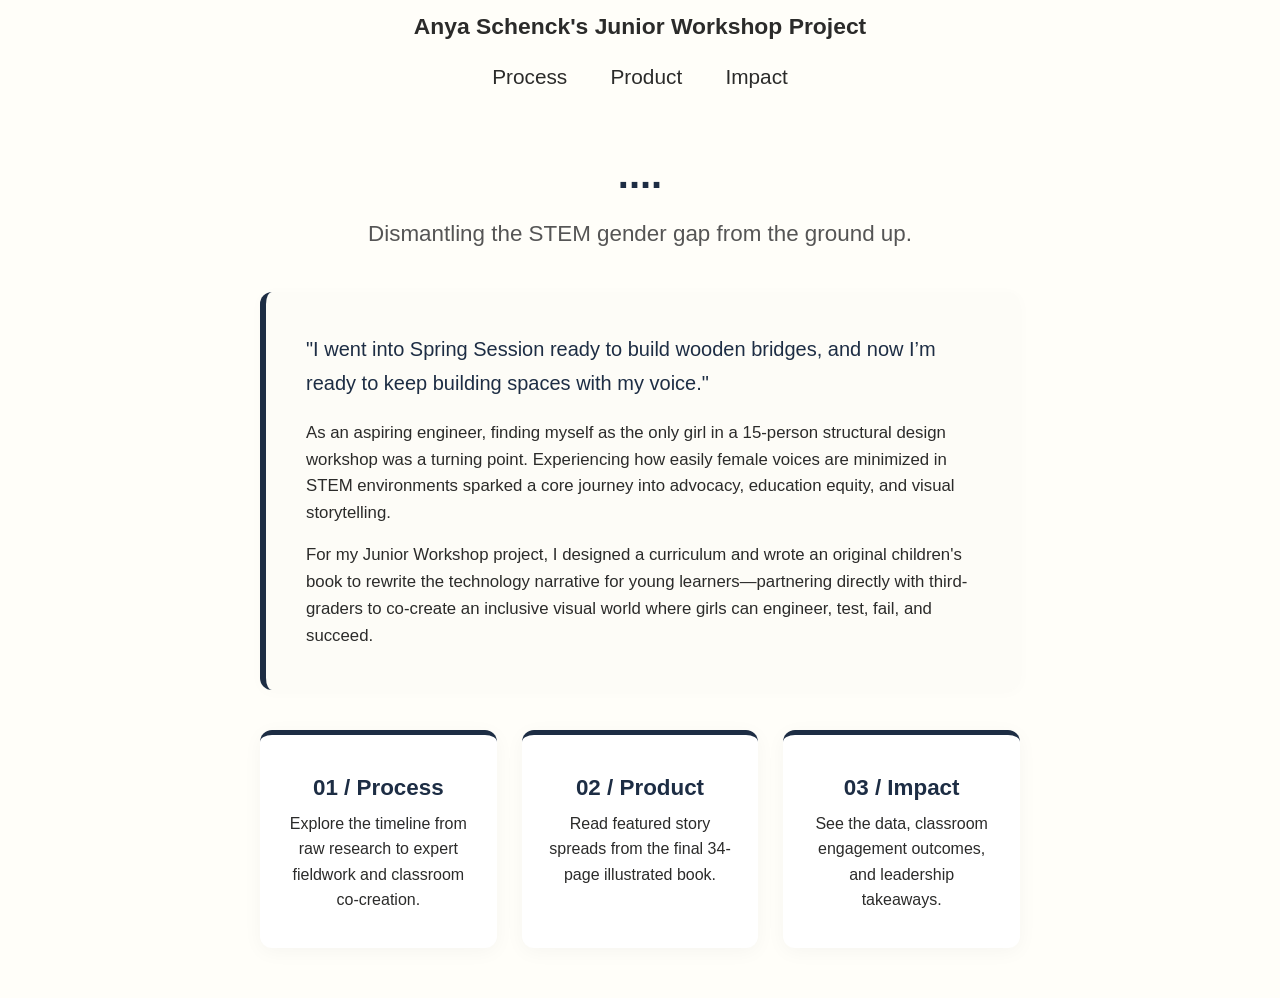
<file: index.html>
<!DOCTYPE html>
<html lang="en">
<head>
    <meta charset="UTF-8">
    <meta name="viewport" content="width=device-width, initial-scale=1.0">
    <title>Anya Schenck's Junior Workshop Project</title> 
    <link rel="stylesheet" href="style.css">
</head>


<body>
    <nav class = "nav-list">
      <div class = "nav-left">
        <a href = "index.html">Anya Schenck's Junior Workshop Project</a>
      </div>
      <ul class = "nav-right">
        <li>
          <a href = "process.html">Process</a>
        </li>
        <li>
          <a href = "product.html">Product</a>
        </li>
        <li>
          <a href = "impact.html">Impact</a>
        </li>
      </ul>
    </nav>

    <main class="book-container">
      <header class="page-header" style="margin-top: 40px;">
        <h1>....</h1>
        <h2>
          Dismantling the STEM gender gap from the ground up.</h2>
      </header>

      <section class="takeaway" style="font-style: normal; margin-top: 20px; text-align: left;">
        <p style="font-size: 1.25rem; line-height: 1.7; color: #1d2d44; font-weight: 500; margin-bottom: 20px;">
          "I went into Spring Session ready to build wooden bridges, and now I’m ready to keep building spaces with my voice."
        </p>
        <p style="font-size: 1.05rem; margin-bottom: 15px;">
          As an aspiring engineer, finding myself as the only girl in a 15-person structural design workshop was a turning point. Experiencing how easily female voices are minimized in STEM environments sparked a core journey into advocacy, education equity, and visual storytelling.
        </p>
        <p style="font-size: 1.05rem;">
          For my Junior Workshop project, I designed a curriculum and wrote an original children's book to rewrite the technology narrative for young learners—partnering directly with third-graders to co-create an inclusive visual world where girls can engineer, test, fail, and succeed.
        </p>
      </section>

      <!-- Navigation Grid for Reviewers -->
      <section class="impact-grid" style="margin-top: 40px;">
        <div class="impact-card" style="cursor: pointer;" onclick="window.location.href='process.html'">
          <h3 style="font-size: 1.4rem; color: #1d2d44; margin-bottom: 5px;">01 / Process</h3>
          <p>Explore the timeline from raw research to expert fieldwork and classroom co-creation.</p>
        </div>
        <div class="impact-card" style="cursor: pointer;" onclick="window.location.href='product.html'">
          <h3 style="font-size: 1.4rem; color: #1d2d44; margin-bottom: 5px;">02 / Product</h3>
          <p>Read featured story spreads from the final 34-page illustrated book.</p>
        </div>
        <div class="impact-card" style="cursor: pointer;" onclick="window.location.href='impact.html'">
          <h3 style="font-size: 1.4rem; color: #1d2d44; margin-bottom: 5px;">03 / Impact</h3>
          <p>See the data, classroom engagement outcomes, and leadership takeaways.</p>
        </div>
      </section>
    </main>

    
</body>
</html>
</file>
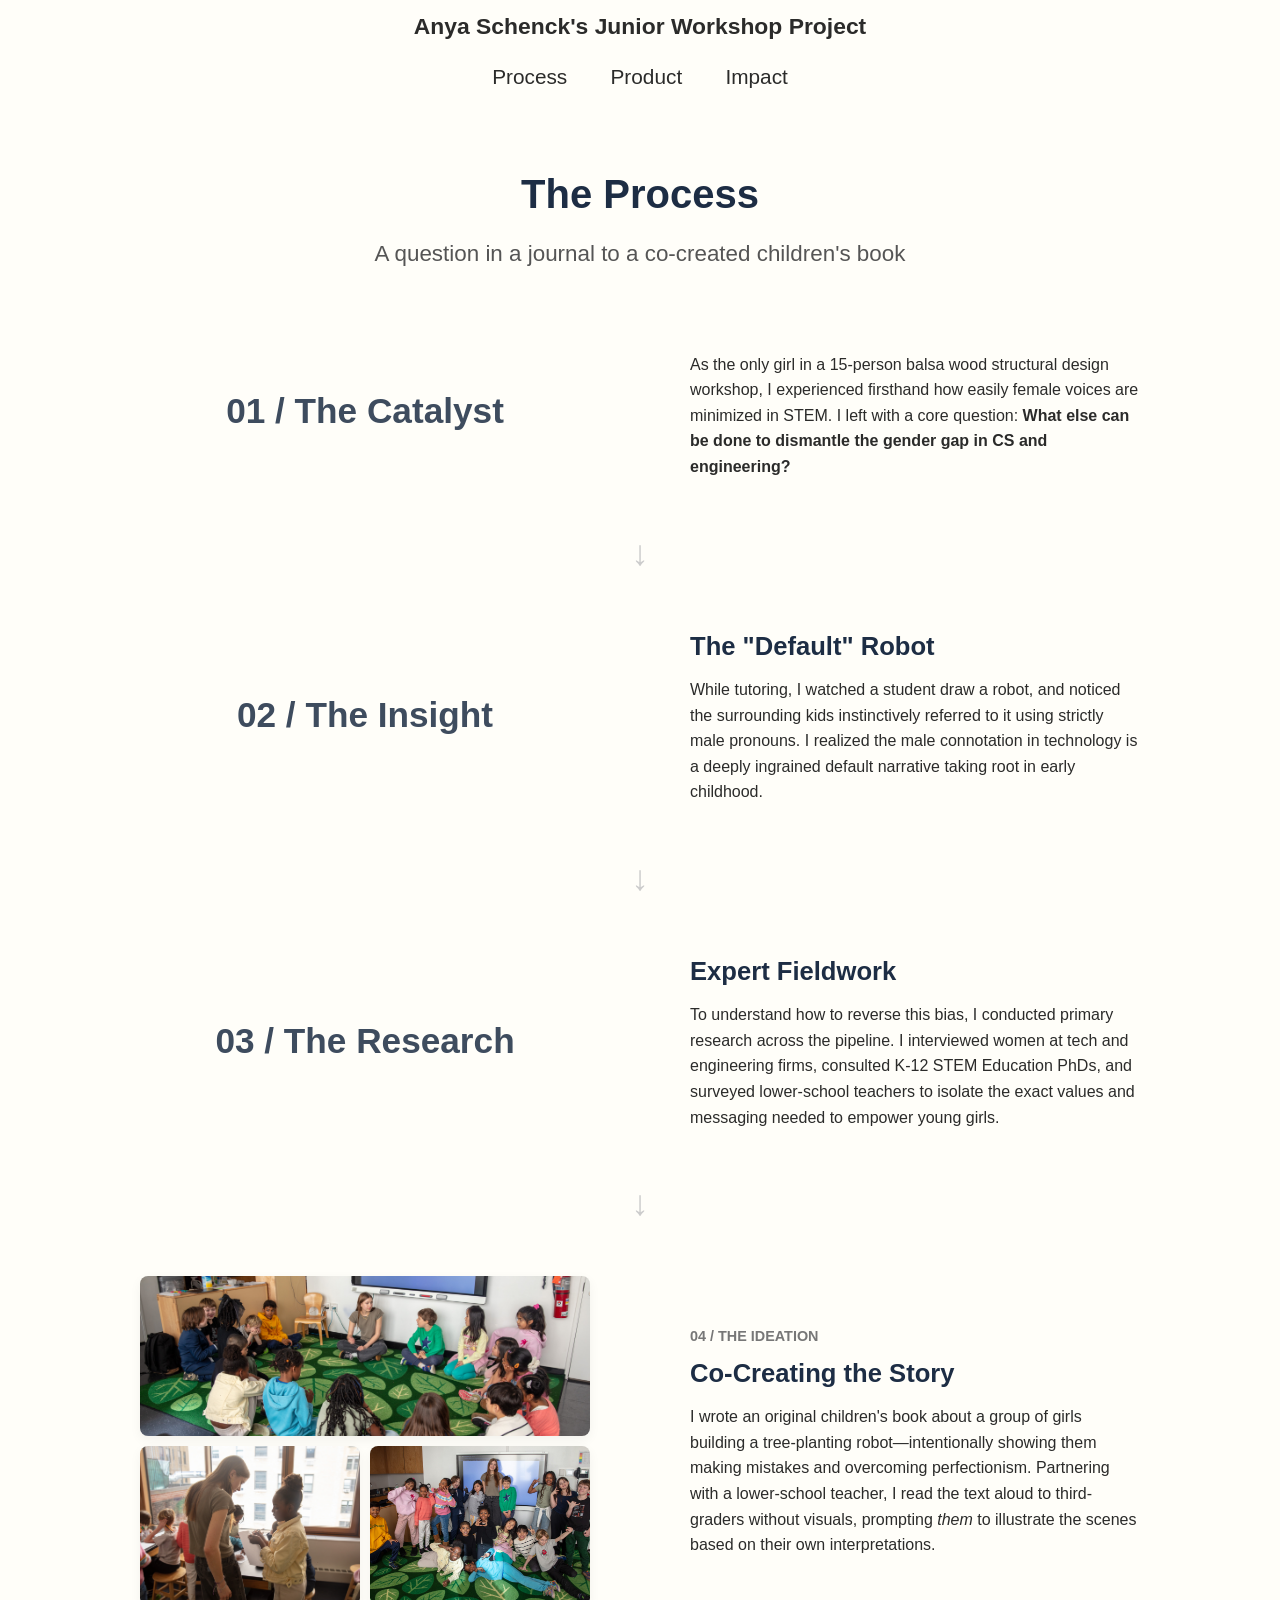
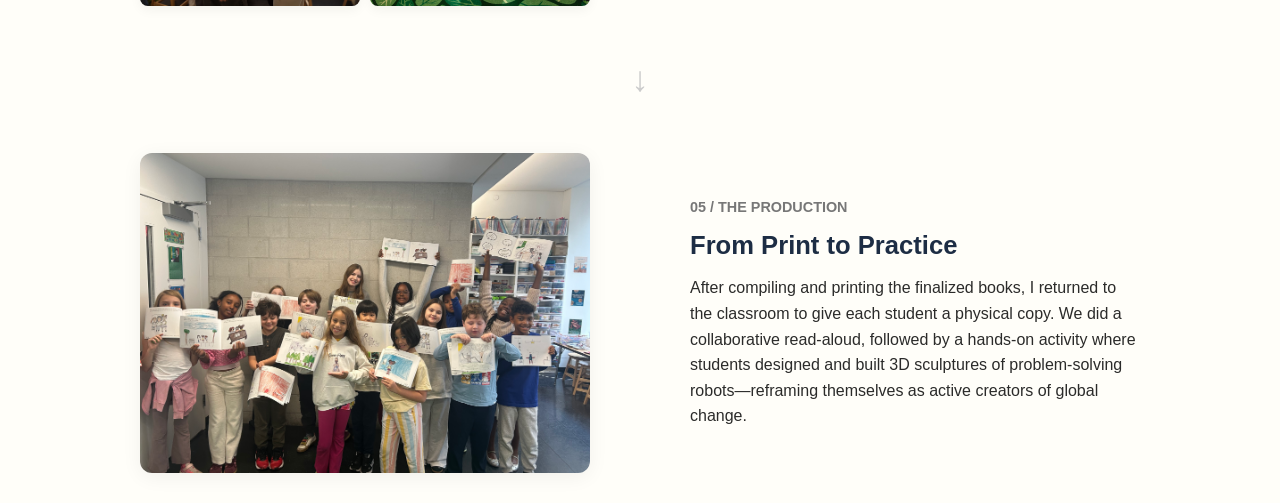
<file: process.html>
<!DOCTYPE html>
<html lang="en">

<head>
    <meta charset="UTF-8">
    <meta name="viewport" content="width=device-width, initial-scale=1.0">
    <title>Anya Schenck's Junior Workshop Project | Process </title> 
    <link rel="stylesheet" href="style.css">
</head>

<body>
    <nav class = "nav-list">
      <div class = "nav-left">
        <a href = "index.html">Anya Schenck's Junior Workshop Project</a>
      </div>
      <ul class = "nav-right">
        <li>
          <a href = "process.html">Process</a>
        </li>
        <li>
          <a href = "product.html">Product</a>
        </li>
        <li>
          <a href = "impact.html">Impact</a>
        </li>
      </ul>
    </nav>

    <!--timeline container-->
    <main class="timeline-container">
    <header class="page-header">
      <h1>The Process</h1>
      <h2>A question in a journal to a co-created children's book</h2>
    </header>

    <section class="timeline-flow">
        
        <!--step 1-->
        <div class="split-row">
          <div class="split-left">
            <span class="giant-label">01 / The Catalyst</span>
          </div>
          <div class="split-right">
            <h3></h3>
            <p>As the only girl in a 15-person balsa wood structural design workshop, I experienced firsthand how easily female voices are minimized in STEM. I left with a core question: <strong>What else can be done to dismantle the gender gap in CS and engineering?</strong></p>
          </div>
        </div>

        <!-- DIRECTIONAL ARROW -->
        <div class="timeline-arrow">↓</div>

        <!--step 2-->
        <div class="split-row">
          <div class="split-left">
            <span class="giant-label">02 / The Insight</span>
          </div>
          <div class="split-right">
            <h3>The "Default" Robot</h3>
            <p>While tutoring, I watched a student draw a robot, and noticed the surrounding kids instinctively referred to it using strictly male pronouns. I realized the male connotation in technology is a deeply ingrained default narrative taking root in early childhood.</p>
          </div>
        </div>

        <!-- DIRECTIONAL ARROW -->
        <div class="timeline-arrow">↓</div>

        <!--step 3-->
        <div class="split-row">
          <div class="split-left">
            <span class="giant-label">03 / The Research</span>
          </div>
          <div class="split-right">
            <h3>Expert Fieldwork</h3>
            <p>To understand how to reverse this bias, I conducted primary research across the pipeline. I interviewed women at tech and engineering firms, consulted K-12 STEM Education PhDs, and surveyed lower-school teachers to isolate the exact values and messaging needed to empower young girls.</p>
          </div>
        </div>

        <!-- DIRECTIONAL ARROW -->
        <div class="timeline-arrow">↓</div>

        <!--step 4-->
        <div class="split-row">
          <div class="split-left image-gallery-3">
            <!-- Image 1: Sitting on rug -->
            <img src="images/Anya Junior Workshop Book with 3rd Grade-17.jpg" alt="Anya sitting in a circle on the rug discussing story concepts with third-graders" class="process-img-gallery">
            <!-- Image 2: Standing talking to girl drawing -->
            <img src="images/Anya Junior Workshop Book with 3rd Grade-10.jpg" alt="Anya discussing design choices with a student working on her illustration" class="process-img-gallery">
            <!-- Image 3: Group photo together -->
            <img src="images/Anya Junior Workshop Book with 3rd Grade-01.jpg" alt="Anya and the third-grade class celebrating their co-created illustrations" class="process-img-gallery">
          </div>
          <div class="split-right">
            <span class="step-num">04 / The Ideation</span>
            <h3>Co-Creating the Story</h3>
            <p>I wrote an original children's book about a group of girls building a tree-planting robot—intentionally showing them making mistakes and overcoming perfectionism. Partnering with a lower-school teacher, I read the text aloud to third-graders without visuals, prompting <em>them</em> to illustrate the scenes based on their own interpretations.</p>
          </div>
        </div>


        <!-- DIRECTIONAL ARROW -->
        <div class="timeline-arrow">↓</div>

        <!--step 5-->
        <div class="split-row">
          <div class="split-left">
            <!-- Replace 'classroom-delivery.jpg' with your actual image filename -->
            <img src="images/book_delivery.jpeg" alt="Working with lower school students during the robot sculpture activity" class="process-img">
          </div>
          <div class="split-right">
            <span class="step-num">05 / The Production</span>
            <h3>From Print to Practice</h3>
            <p>After compiling and printing the finalized books, I returned to the classroom to give each student a physical copy. We did a collaborative read-aloud, followed by a hands-on activity where students designed and built 3D sculptures of problem-solving robots—reframing themselves as active creators of global change.</p>
          </div>
        </div>

    </section>







    
</body>

</html>
</file>
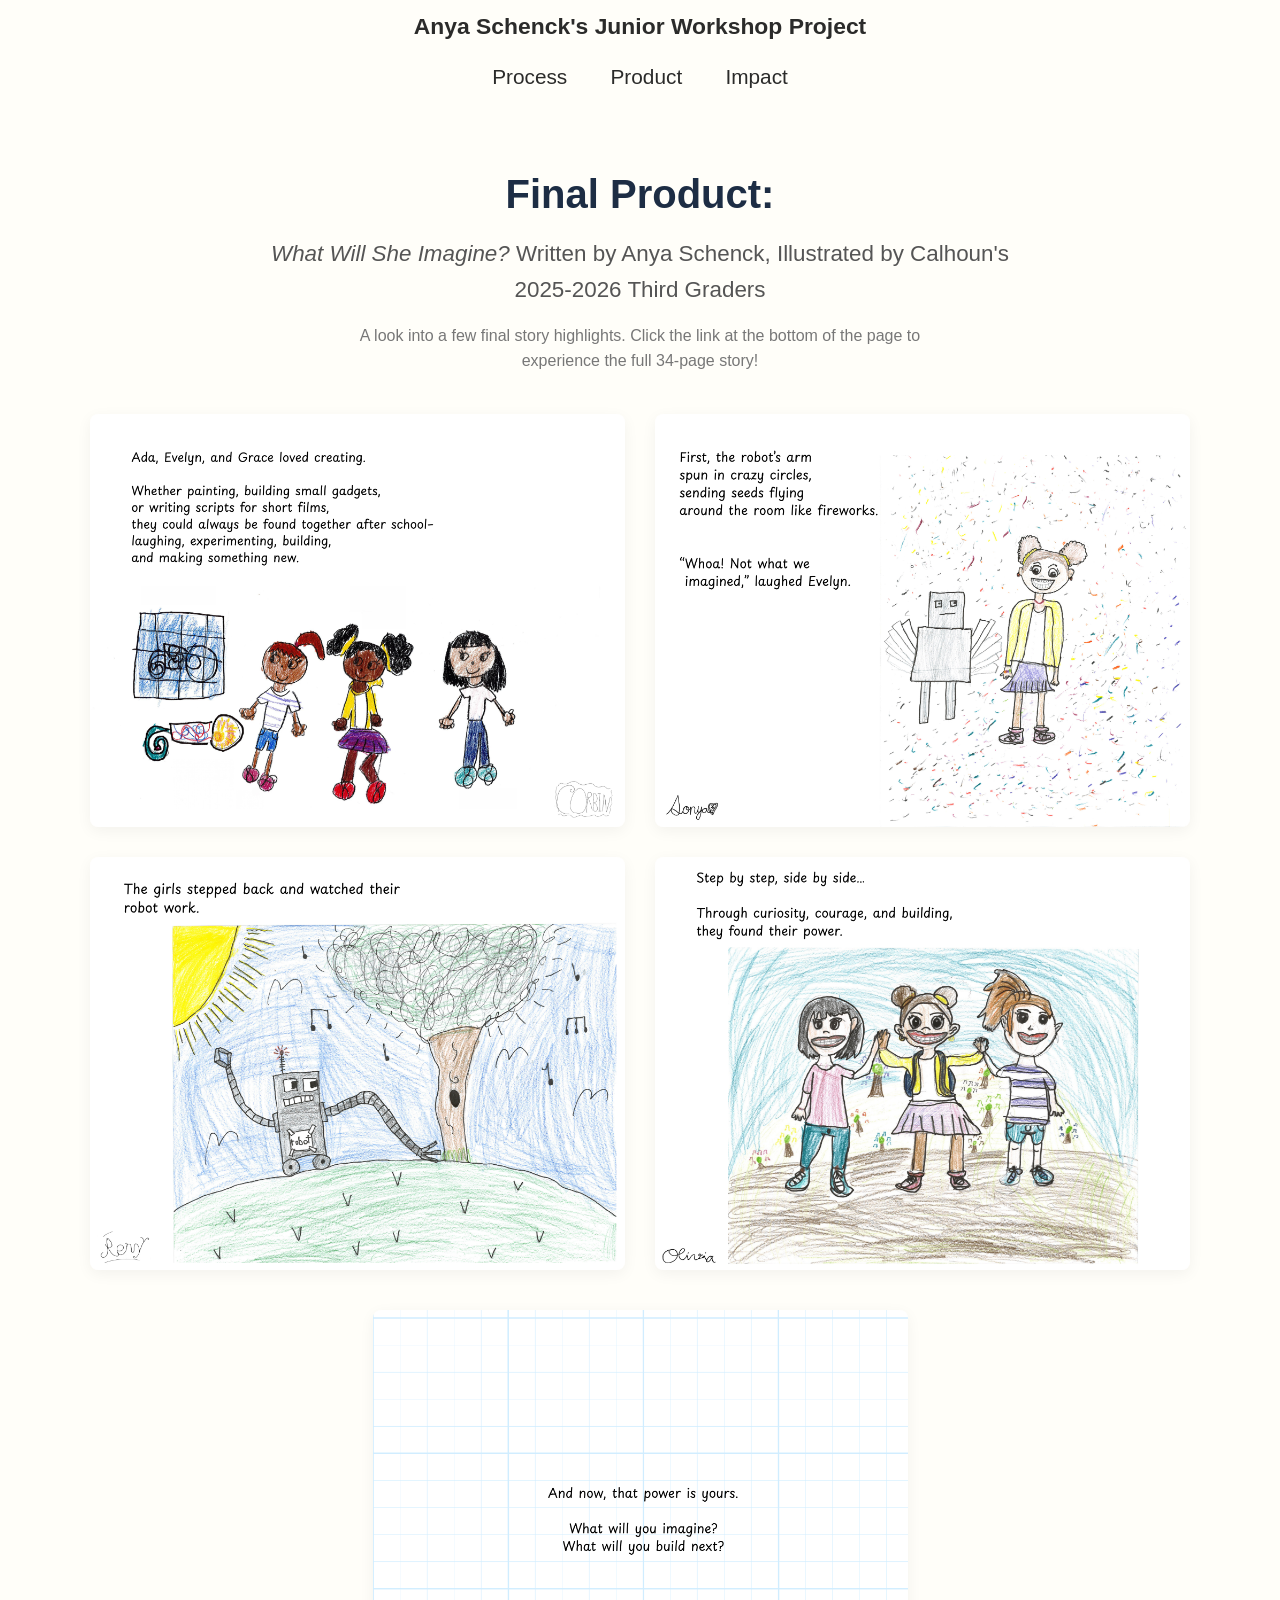
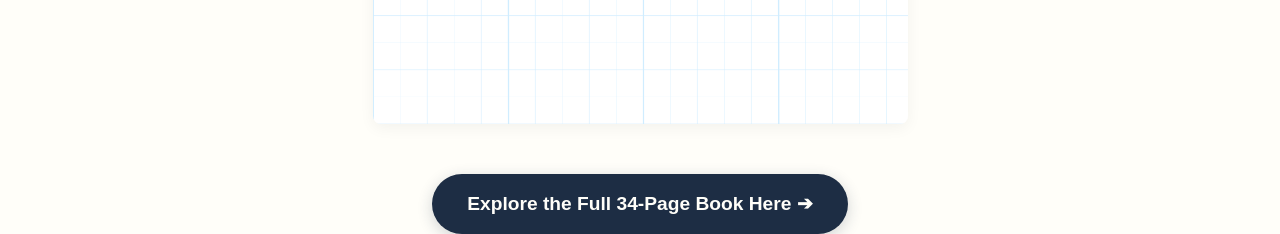
<file: product.html>
<!DOCTYPE html>
<html lang="en">

<head>
    <meta charset="UTF-8">
    <meta name="viewport" content="width=device-width, initial-scale=1.0">
    <title>Anya Schenck's Junior Workshop Project | Product </title> 
    <link rel="stylesheet" href="style.css">
</head>


<body>
    <nav class = "nav-list">
      <div class = "nav-left">
        <a href = "index.html">Anya Schenck's Junior Workshop Project</a>
      </div>
      <ul class = "nav-right">
        <li>
          <a href = "process.html">Process</a>
        </li>
        <li>
          <a href = "product.html">Product</a>
        </li>
        <li>
          <a href = "impact.html">Impact</a>
        </li>
      </ul>
    </nav>

    <!--intro text-->
    <header class = "product-header">
      <h1>Final Product: </h1>
      <h2><em>What Will She Imagine? </em> Written by Anya Schenck, Illustrated by Calhoun's 2025-2026 Third Graders</h2>
      <p class = "disclaimer-note"> A look into a few final story highlights. Click the link at the bottom of the page to 
        experience the full 34-page story!
      </p>
    </header>

    <main class="product-container">
      <!--main grid of images-->
      <section class="main-book-grid">
        <div class="grid-box">
          <img src="JW Picture Book Pages/4.png" alt="Page Text: Ada, Evelyn, and Grace loved creating.
            Whether painting, building small gadgets, or writing scripts for short films, they could always be found together after school-
            laughing, experimenting, building, and making something new." loading="lazy">
        </div>
        <div class="grid-box"> 
          <img src="JW Picture Book Pages/21.png" alt="Page Text: First, the robot's arm spun in crazy circles,
            sending seeds flying around the room like fireworks.
            “Whoa! Not what we imagined,” laughed Evelyn." loading="lazy">
        </div>
        <div class="grid-box">
          <img src="JW Picture Book Pages/31.png" alt="Page 30 Text: The girls stepped back and watched their robot work." loading="lazy">
        </div>
        <div class="grid-box">
          <img src="JW Picture Book Pages/33.png" alt="Page 32 Text: Step by step, side by side…
          Through curiosity, courage, and building, they found their power." loading="lazy">
        </div>
      </section>

      <!--centered final page-->
      <section class="final-page-row">
        <div class="grid-box final-page-center">
          <img src="JW Picture Book Pages/34.png" alt="Page Text: And now, that power is yours. What will you imagine? What will you build next?" loading="lazy">
        </div>
      </section>

      <!--button to full book-->
      <div class="cta-wrapper">
        <a href="https://canva.link/ih0j9g36zgirty0" class="canva-btn" target="_blank" rel="noreferrer">
        Explore the Full 34-Page Book Here ➔
        </a>
      </div>

    </main>
    
</body>

</html>
</file>
<file: style.css>
/*GLOBAL RESET*/
*{
  margin: 0;
  padding: 0;
  box-sizing: border-box;
}

body {
  background-color: #fffef9;
  font-family: -apple-system, BlinkMacSystemFont, "Segoe UI", Roboto, Helvetica, Arial, sans-serif;
  color: #2B2B2A;
  line-height: 1.6;
}


/* STYLE NAV BAR */
.nav-list {
  display: flex;
  flex-direction: column;
  justify-content: space-between;
  align-items: center;
  list-style-type: none;
  background-color: #fffef9;
  overflow: hidden;
  padding: 0.5em 1em;
  flex-wrap: wrap;
  gap: 1em;
  text-align: center;
}

.nav-right {
  display: flex;
  flex-wrap: wrap;
  gap: 10px;
  color: #2B2B2A;
  list-style-type: none;
  margin: 0;
  padding: 0;
}

.nav-list a{
  text-decoration: none;
  color: #2B2B2A;
  font-size: 1.3em;
  padding: 0.5em 0.8em;
  border-radius: 10px;
  text-align: center;
  transition: background-color 0.2s, color 0.2s;
}

.nav-left {
  font-weight: bold;
  font-size: 1.1em;
}

.nav-list a:hover,
.nav-list a.active {
  background-color: #1d2d44;
  color: #fffef9;
}


/* INTERACTIVE BOOK SLIDER (HOME) */
.book-container {
  max-width: 800px;
  margin: 40px auto;
  padding: 0 20px;
  text-align: center;
}

.slider-wrapper {
  display: flex;
  align-items: center;
  justify-content: center;
  gap: 30px;
}

.book-slider {
  width: 100%;
  max-width: 650px;
  min-height: 600px;
  display: flex;
  justify-content: center;
  align-items: center;
}

.book-page{
  display: none;
  width: 100%;
  height: auto;
}

.book-page.active{
  display: block;
}


/* COMMON PAGE HEADERS */
.page-header, .product-header {
  text-align: center;
  max-width: 800px;
  margin: 60px auto 40px auto;
  padding: 0 20px;
}

.page-header h1, .product-header h1 {
  font-size: 2.5rem;
  margin-bottom: 10px;
  color: #1d2d44;
}

.page-header h2, .product-header h2 {
  font-size: 1.4rem;
  font-weight: normal;
  color: #555;
  margin-bottom: 15px;
}

.disclaimer-note {
  font-size: 1rem;
  color: #777;
  max-width: 600px;
  margin: 0 auto;
}


/* PROCESS PAGE TIMELINE */
.timeline-container {
  max-width: 1000px;
  margin: 0 auto;
  padding: 0 20px 60px auto;
}

.timeline-flow {
  display: flex;
  flex-direction: column;
  align-items: center;
}

.split-row {
  display: flex;
  width: 100%;
  margin: 30px 0;
  align-items: center;
  justify-content: space-between;
  gap: 40px;
}

.split-left {
  width: 45%;
  display: flex;
  justify-content: center;
  align-items: center;
}

.split-right {
  width: 45%;
}

.split-right h3 {
  font-size: 1.6rem;
  color: #1d2d44;
  margin-bottom: 10px;
}

.giant-label {
  font-size: 2.2rem;
  font-weight: bold;
  color: #1d2d44;
  opacity: 0.85;
}

.step-num {
  font-size: 0.9rem;
  font-weight: bold;
  text-transform: uppercase;
  color: #777;
  display: block;
  margin-bottom: 5px;
}

.process-img {
  width: 100%;
  max-height: 320px;
  object-fit: cover;
  border-radius: 12px;
  box-shadow: 0 4px 20px rgba(0,0,0,0.06);
}

.timeline-arrow {
  font-size: 2.2rem;
  color: #ccc;
  margin: 15px 0;
  user-select: none;
}


/* PRODUCT PAGE GRID */
.product-container {
  max-width: 1100px;
  margin: 0 auto;
  padding: 0 20px 80px auto;
}

.main-book-grid {
  display: grid;
  grid-template-columns: repeat(2, 1fr);
  gap: 30px;
  margin-bottom: 40px;
}

.grid-box img {
  width: 100%;
  height: auto;
  display: block;
  border-radius: 8px;
  box-shadow: 0 4px 15px rgba(0,0,0,0.05);
}

.final-page-row {
  display: flex;
  justify-content: center;
  margin-bottom: 50px;
}

.final-page-center {
  max-width: 535px;
  width: 100%;
}

.cta-wrapper {
  text-align: center;
  margin-top: 40px;
}

.canva-btn {
  display: inline-block;
  background-color: #1d2d44;
  color: #fffef9;
  text-decoration: none;
  font-size: 1.2rem;
  font-weight: bold;
  padding: 15px 35px;
  border-radius: 30px;
  box-shadow: 0 4px 15px rgba(29, 45, 68, 0.2);
  transition: transform 0.2s, background-color 0.2s;
}

.canva-btn:hover {
  background-color: #2b3d59;
  transform: translateY(-2px);
}


/* IMPACT PAGE LAYOUT */
.impact-container {
  max-width: 1000px;
  margin: 0 auto;
  padding: 0 20px 80px auto;
}

.impact-grid {
  display: flex;
  justify-content: space-between;
  gap: 25px;
  margin: 50px 0;
}

.impact-card {
  flex: 1;
  background: #ffffff;
  padding: 35px 25px;
  border-radius: 12px;
  box-shadow: 0 4px 20px rgba(0,0,0,0.04);
  text-align: center;
  border-top: 5px solid #1d2d44;
}

.metric-num {
  font-size: 3.5rem;
  font-weight: bold;
  color: #1d2d44;
  margin-bottom: 10px;
}

.impact-card h3 {
  font-size: 1.2rem;
  margin-bottom: 10px;
  color: #333;
}

.takeaway {
  background: #fdfcf7;
  padding: 40px;
  border-radius: 12px;
  text-align: center;
  margin-top: 60px;
  font-style: italic;
  font-size: 1.15rem;
  border-left: 6px solid #1d2d44;
  box-shadow: 0 2px 15px rgba(0,0,0,0.02);
}


/* responsive design */
@media (max-width: 768px) {
  .nav-list {
    flex-direction: column;
  }
  
  .split-row {
    flex-direction: column;
    gap: 20px;
    margin: 20px 0;
  }
  
  .split-left, .split-right {
    width: 100%;
    text-align: center;
  }
  
  .main-book-grid {
    grid-template-columns: 1fr;
    gap: 20px;
  }
  
  .impact-grid {
    flex-direction: column;
    gap: 20px;
  }
}

/* 3-Image Gallery Layout for Step 4 */
.image-gallery-3 {
  display: grid;
  grid-template-columns: repeat(2, 1fr);
  gap: 10px;
  width: 45%;
}

/* Make the first image stretch across the top row to anchor the grid */
.image-gallery-3 img:first-child {
  grid-column: span 2;
}

.process-img-gallery {
  width: 100%;
  height: 160px;
  object-fit: cover;
  border-radius: 8px;
  box-shadow: 0 4px 12px rgba(0,0,0,0.05);
}

/* Fix mobile responsive stacking for the gallery */
@media (max-width: 768px) {
  .image-gallery-3 {
    width: 100%;
    grid-template-columns: 1fr;
    gap: 15px;
  }
  .image-gallery-3 img:first-child {
    grid-column: span 1;
  }
}
</file>
